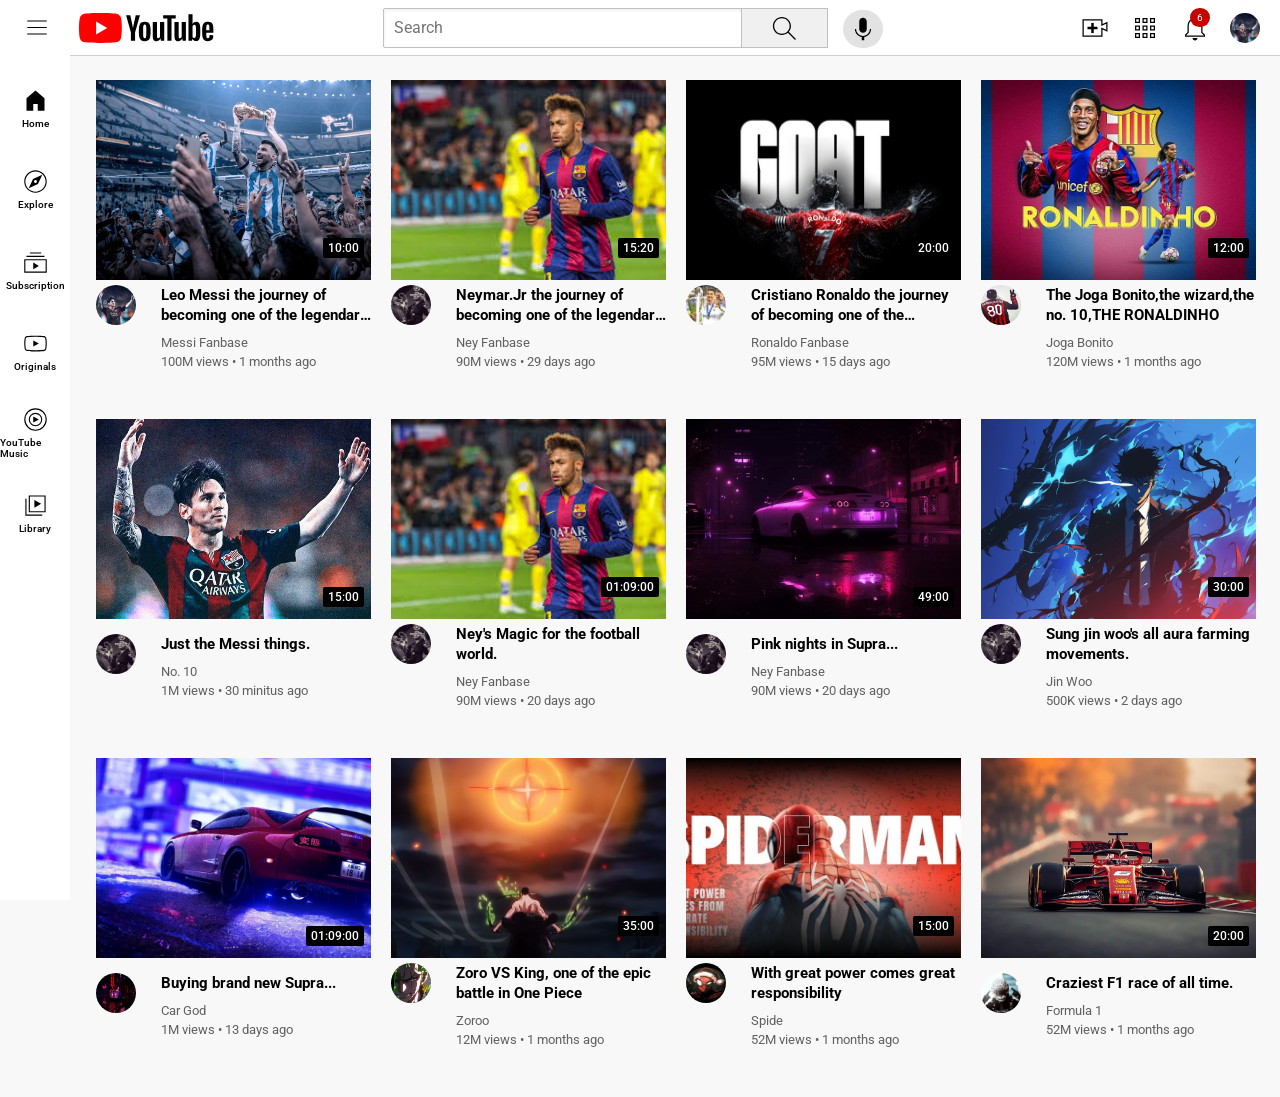
<file: index.html>
<!DOCTYPE html>
<html>
    <head>

        <link rel="preconnect" href="https://fonts.googleapis.com">
        <link rel="preconnect" href="https://fonts.gstatic.com" crossorigin>
        <link href="https://fonts.googleapis.com/css2?family=Montserrat+Alternates:ital,wght@0,400;0,500;0,700;0,800;0,900;1,800;1,900&family=Roboto:ital,wght@0,100..900;1,100..900&display=swap" rel="stylesheet">
        

        <title>Youtube Clone</title>
        
        <link rel="stylesheet" href="styles/bottom.css">
        <link rel="stylesheet" href="styles/top.css">
        <link rel="stylesheet" href="styles/general.css">
        
        
    </head>
    <body>

   <div class="top-bar">
            <div class="left-top">
                <img class="hamburger-menu" src="icon/hamburger-menu.svg">
                <img class="youtube-logo" src="icon/youtube-logo.svg">
            </div>
            <div class="middle-top">
                <input class="Search-bar" type="text" placeholder="Search">
               <div class="search-icon-top">
                    <img class="search-icon" src="icon/search.svg">
                    <div class="tooltip1">
                        Search
                    </div>
                </div>
                <div class="voice-search">
                    <img class="voice" src="icon/voice-search-icon.svg">
                    <div class="tooltip2">
                        Search with your voice
                    </div>
                </div>
  
            </div>
      <div class="right-top">
                <div class="upload-icon">
                    <img class="upload" src="icon/upload.svg">
                    <div class="tooltip3">
                        Upload
                    </div>
                </div>
                <div class="app-icon">
                    <img class="app" src="icon/ytapps.svg">
                    <div class="tooltip4">
                        YouTube Apps
                    </div>
                </div>
                <div class="notification-icon">
                    <div class="notification-container">
                        <img class="notification" src="icon/notifications.svg">
                        <div class="notificationno">
                            6
                        </div>
                        <div class="tooltip5">
                            Notification
                        </div>
                    </div>
                </div>
                <div class="top-pfp-icon">
                    <img class="top-pfp" src="pictures/messipfp.jpg">
                    <div class="tooltip6">
                        You
                    </div>
                </div>
                
            </div>
        </div>

        <div class="side-bar">
            <div class="side-bar-icon">
                <img class="Home" src="icon/home.svg">
                <div class="name">Home</div>
            </div>
            <div class="side-bar-icon">
                <img class="Explore" src="icon/explore.svg">
                <div class="name">Explore</div>
            </div>
            <div class="side-bar-icon">
                <img class="Subscription" src="icon/subscriptions.svg">
                <div class="name">Subscription</div>
            </div>
            <div class="side-bar-icon">
                <img class="Originals" src="icon/originals.svg">
                <div class="name">Originals</div>
            </div>
            <div class="side-bar-icon">
                <img class="YTmusic" src="icon/youtube-music.svg">
                <div class="name">YouTube Music</div>
            </div>
            <div class="side-bar-icon">
                <img class="Library" src="icon/library.svg">
                <div class="name">Library</div>
            </div>
        </div>
  <div class="main">
        <div class="video">

            <div class="ytthumbnail">
                <a href="https://www.youtube.com/watch?v=kqphejRKaU0">
                    <img  class="thumbnail" src="pictures/messiworldcup.jpg">
                
                </a>
                <div class="video-length">
                    10:00
          </div>
            </div>
            <div class="video-bottom">
            <div class="videopfp">
                <img class="pfp" src="pictures/messipfp.jpg">
            </div>

            <div class="video-info">
                <a class="title" href="https://www.youtube.com/watch?v=kqphejRKaU0">
                    Leo Messi the journey of becoming one of the legendary
                    three <strong>G.O.A.T</strong> from nothing.
                </a>
                <p class="creater">
                    Messi Fanbase
                </p>
                <p class="stats">
                    100M views &#8226; 1 months ago
                </p>
                </div>
            </div>
             
  </div>

        <div class="video">
            <div class="ytthumbnail">
                <a href="https://www.youtube.com/watch?v=OWOjRdmpM6I">
                    <img class="thumbnail" src="pictures/neymar.jpg">
                
                </a>
                <div class="video-length">
                    15:20
          </div>
            </div>
            <div class="video-bottom">
            <div class="videopfp">
                <img class="pfp" src="pictures/neypfp2.jpg">
            </div>

            <div class="video-info">
                <a class="title" href="https://www.youtube.com/watch?v=OWOjRdmpM6I">
               Neymar.Jr the journey of becoming one of the legendary
                three G.O.A.T from nothing. 
                </a>
            <p class="creater">
                Ney Fanbase
            </p>
            <p class="stats">
                90M views &#8226; 29 days ago
            </p>
            </div>

            </div>
            
  </div>

            <div class="video">
            <div class="ytthumbnail">
                <a href="https://www.youtube.com/watch?v=XWWM4jycABI">
                    <img class="thumbnail" src="pictures/ronaldothumbnail.jpg">
                
                </a>
                <div class="video-length">
                    20:00
          </div>
            </div>
            <div class="video-bottom">
            <div class="videopfp">
                <img class="pfp" src="pictures/ronaldopfp.jpg">
            </div>

            <div class="video-info">
                <a class="title" href="https://www.youtube.com/watch?v=XWWM4jycABI">
               Cristiano Ronaldo the journey of becoming one of the legendary
                three G.O.A.T from nothing. 
                </a>
            <p class="creater">
                Ronaldo Fanbase
            </p>
            <p class="stats">
                95M views &#8226; 15 days ago
            </p>
            </div>

            </div>
      </div>
        
            <div class="video">
            <div class="ytthumbnail">
                <a href="https://www.youtube.com/watch?v=ADi1A1dX9wA">
                    <img class="thumbnail" src="pictures/ronldinho3.jpg">
                
                </a>
                <div class="video-length">
                    12:00
          </div>
            </div>
            <div class="video-bottom">
            <div class="videopfp">
                <img class="pfp" src="pictures/ronaldinhopfp.jpg">
            </div>

            <div class="video-info">
                <a class="title" href="https://www.youtube.com/watch?v=ADi1A1dX9wA">
               The Joga Bonito,the wizard,the no. 10,<strong>THE RONALDINHO</strong> 
                </a>
            <p class="creater">
                Joga Bonito
            </p>
            <p class="stats">
                120M views &#8226; 1 months ago
            </p>
            </div>

            </div>
            </div>
      
        
            <div class="video">
            <div class="ytthumbnail">
                <a href="https://www.youtube.com/watch?v=nA8wHQvHPJU">
                    <img class="thumbnail" src="pictures/messipfp.jpg">
                
                </a>
                <div class="video-length">
                    15:00
          </div>
            </div>
            <div class="video-bottom">
            <div class="videopfp">
                <img class="pfp" src="pictures/neypfp2.jpg">
            </div>

            <div class="video-info">
                <a class="title" href="https://www.youtube.com/watch?v=nA8wHQvHPJU">
               Just the Messi things.
                </a>
            <p class="creater">
                No. 10
            </p>
            <p class="stats">
                1M views &#8226; 30 minitus ago
            </p>
            </div>

            </div>
            </div>
      
        
            <div class="video">
                <div class="ytthumbnail">
                    <a href="https://www.youtube.com/watch?v=K2csY1cMpfA">
                        <img class="thumbnail" src="pictures/neymar.jpg">
                    
                    </a>
                    <div class="video-length">
                        01:09:00
            </div>
                </div>
                <div class="video-bottom">
                <div class="videopfp">
                    <img class="pfp" src="pictures/neypfp2.jpg">
                </div>

                <div class="video-info">
                    <a class="title" href="https://www.youtube.com/watch?v=K2csY1cMpfA">
                        Ney's Magic for the football world.
                    </a>
                <p class="creater">
                    Ney Fanbase
                </p>
                <p class="stats">
                    90M views &#8226; 20 days ago
                </p>
                </div>

                </div>
            </div>
            

            <div class="video">
                <div class="ytthumbnail">
                    <a href="https://www.youtube.com/watch?v=jqSxt1sd-_c">
                        <img class="thumbnail" src="pictures/neon-night-toyota-supra-thumb.jpg">
                    
                    </a>
                    <div class="video-length">
                        49:00
            </div>
                </div>
                <div class="video-bottom">
                <div class="videopfp">
                    <img class="pfp" src="pictures/neypfp2.jpg">
                </div>

                <div class="video-info">
                    <a class="title" href="https://www.youtube.com/watch?v=jqSxt1sd-_c">
                        Pink nights in <strong>Supra...</strong>
                    </a>
                <p class="creater">
                    Ney Fanbase
                </p>
                <p class="stats">
                    90M views &#8226; 20 days ago
                </p>
                </div>

                </div>
            </div>

            <div class="video">
                <div class="ytthumbnail">
                    <a href="https://www.youtube.com/watch?v=wHh3kiBs52Q&list=RDwHh3kiBs52Q&start_radio=1">
                        <img class="thumbnail" src="pictures/wallpapersden.com_sung-jin-woo-digital-solo-leveling_1927x1080.jpg">
                    </a>
                    <div class="video-length">
                        30:00
                    </div>
                </div>
                <div class="video-bottom">
                <div class="videopfp">
                    <img class="pfp" src="pictures/neypfp2.jpg">
                </div>

                <div class="video-info">
                    <a class="title" href="https://www.youtube.com/watch?v=wHh3kiBs52Q&list=RDwHh3kiBs52Q&start_radio=1">
                        Sung jin woo's all aura farming movements.
                    </a>
                <p class="creater">
                    Jin Woo
                </p>
                <p class="stats">
                    500K views &#8226; 2 days ago
                </p>
                </div>

                </div>
            </div>

            <div class="video">
                <div class="ytthumbnail">
                    <a href="https://www.youtube.com/watch?v=vFTO4gi1iss">
                        <img class="thumbnail" src="pictures/redsupra.webp">
                    </a>
                    <div class="video-length">
                        01:09:00
            </div>
                </div>
                <div class="video-bottom">
                <div class="videopfp">
                    <img class="pfp" src="pictures/toyota-supra-neon-night-road-thumb.jpg">
                </div>

                <div class="video-info">
                    <a class="title" href="https://www.youtube.com/watch?v=vFTO4gi1iss">
                        Buying brand new Supra...
                    </a>
                <p class="creater">
                    Car God
                </p>
                <p class="stats">
                    1M views &#8226; 13 days ago
                </p>
                </div>

                </div>
            </div>


            <div class="video">
            <div class="ytthumbnail">
                <a href="https://www.youtube.com/watch?v=1Y7ZIN51RAE">
                    <img class="thumbnail" src="pictures/zorovsking.jpg">
                
                </a>
                <div class="video-length">
                    35:00
          </div>
            </div>
            <div class="video-bottom">
            <div class="videopfp">
                <img class="pfp" src="pictures/zoropfp.webp">
            </div>

            <div class="video-info">
                <a class="title" href="https://www.youtube.com/watch?v=1Y7ZIN51RAE">
               Zoro VS King, one of the epic battle in <strong>One Piece</strong>
                </a>
            <p class="creater">
                Zoroo
            </p>
            <p class="stats">
                12M views &#8226; 1 months ago
            </p>
            </div>

            </div>
            </div>

            <div class="video">
            <div class="ytthumbnail">
                <a href="https://www.youtube.com/watch?v=2OPOGUUkauc">
                    <img class="thumbnail" src="pictures/spiderman.jpg">
                
                </a>
                <div class="video-length">
                    15:00
          </div>
            </div>
            <div class="video-bottom">
            <div class="videopfp">
                <img class="pfp" src="pictures/spidermanpfp.jpg">
            </div>

            <div class="video-info">
                <a class="title" href="https://www.youtube.com/watch?v=2OPOGUUkauc">
                    <strong>With great power comes great responsibility</strong>
                </a>
            <p class="creater">
                Spide 
            </p>
            <p class="stats">
                52M views &#8226; 1 months ago
            </p>
            </div>

            </div>
            </div>


            
            <div class="video">
            <div class="ytthumbnail">
                <a href="https://www.youtube.com/watch?v=MTe12fH2xtQ">
                    <img class="thumbnail" src="pictures/f1.webp">
                
                </a>
                <div class="video-length">
                    20:00
          </div>
            </div>
            <div class="video-bottom">
            <div class="videopfp">
                <img class="pfp" src="pictures/f1pfp.jpg">
            </div>

            <div class="video-info">
                <a class="title" href="https://www.youtube.com/watch?v=MTe12fH2xtQ">
                    Craziest F1 race of all time.
                </a>
            <p class="creater">
                Formula 1
            </p>
            <p class="stats">
                52M views &#8226; 1 months ago
            </p>
            </div>

            </div>
            </div>


        </div>
    </body>
</html>
</file>
<file: styles/bottom.css>
.main{
                display:grid;
                grid-template-columns:1fr 1fr 1fr;
                column-gap: 20px;
            }

            @media (max-width: 750px){
                .main{
                    grid-template-columns: 1fr 1fr;
                }
            }

            @media (min-width: 751px) and (max-width:999px){
                .main{
                    grid-template-columns: 1fr 1fr 1fr;
                }
            }

            @media (min-width: 1000px){
                .main{
                    grid-template-columns: 1fr 1fr 1fr 1fr;
                }
            }

            .title{
                font-weight:700;
                line-height: 20px;
                font-size:15px;
                margin-top:0;
                margin-bottom:10px;
                display: -webkit-box;
                -webkit-line-clamp: 2;
                -webkit-box-orient: vertical;
                overflow: hidden;
            }

            .creater{
                margin-bottom:4px;
            }
            .creater,.stats{
                font-size: 13px;
                font-weight: 400;
                color:rgb(96,96,96);
                margin-top: 0;
            }

            

            .video{
                width:100%;
                display:grid;
                grid-template-columns: 1fr;
                margin-bottom: 50px;
            }

                
            .thumbnail{
                width:100%;
                height:200px;
                object-fit: cover;
                
                display: block;
            }
            .pfp{
                width: 40px;
                border-radius: 30px;
                height: 40px;
            }
            
            .videopfp{
                display:inline-block;
                vertical-align: top;
                margin-top: 0;
                margin-right: 10px;
                width: 36px;

            }

            .video-info{
                display:inline-block;
                margin-top: 0;
                vertical-align: top;
            }

            .video-bottom{
                display:grid;
                grid-template-columns:50px 1fr;
                column-gap: 15px;
                align-items: start;
                
            }

            .ytthumbnail{
                position:relative;
                margin-bottom: 5px;
            }

            .video-length{
                position:absolute;
                background-color: black;
                color:white;
                bottom:22px;
                right:7px;
                padding-left:5px;
                padding-right:5px;
                padding-top:3px;
                padding-bottom:3px;
                font-family:roboto,arial;
                font-size:12px;
                font-weight: 500;
                border-radius:2px;
            }
</file>
<file: styles/top.css>
p{
      margin-top: 0;
      margin-bottom: 0;
     }
     
     a{
      text-decoration: none;
      color:black;
      font-size:15px;
      font-family: roboto;
     }
     
     body{
            margin:0;
            padding-top: 80px;
            padding-left: 96px;
            padding-right: 24px;
            background-color: rgb(248,248,248);
      }

      .top-bar{
            display:flex;
            flex-direction: row;
            height: 55px;
            justify-content: space-between;
            margin-bottom: 50px;
            position:fixed;
            background-color: white;
            right:0;
            left:0;
            top:0;
            border-bottom:1px solid rgb(211, 208, 208);
            z-index:100;
      }

      .left-top{
            width: 150px;
            display:flex;
            align-items: center;
            
      }

      .hamburger-menu{
            height:26px;
            margin-left: 24px; 
            margin-right: 24px; 
      }

      .youtube-logo{
            height:30px; 
            margin-left: 5px;

      }

      .middle-top{
            flex:1;
            display:flex;
            max-width: 500px;
            align-items: center;
            margin-left: 70px;
            margin-right: 35px;
      }

      .search-icon{
            
            height:31px;
            width:55px;
            border:1px solid rgb(192, 192, 192);
            padding-bottom: 3px;
            padding-top: 4px;
            padding-left:15px;
            padding-right:15px;
            background-color: rgb(240, 240, 240);
            margin-left: -1px;
            position:relative;
            margin-top: 5px;
      }

      .Search-bar{
            flex:1;
            height: 36px;
            padding-left: 10px;
            font-size: 16px;
            border:1px solid rgb(192,192,192); 
            border-radius:2px;
            box-shadow: inset 1px 2px 3px rgba(0,0,0,0.05);
            width:0;
      }

      .Search-bar::placeholder{
            font-family: roboto,airal;
            font-size: 16px;
       }

   
       .search-icon-top,.voice-search,.upload-icon,.app-icon,
       .notification-icon,.top-pfp-icon{
            position:relative;
       }

      .tooltip1{
            position:absolute;
            background-color: gray;
            color:white;
            padding-top: 4px;
            padding-bottom: 4px;
            padding-left: 8px;
            padding-right: 8px;
            border-radius:2px;
            font-size:12px;
            bottom:-25px;
            left:20px;
            opacity: 0;
            transition: opacity 0.15s;
            pointer-events: none;
      }

      

      .tooltip2{
            position:absolute;
            background-color: gray;
            color:white;
            padding-top: 4px;
            padding-bottom: 4px;
            padding-left: 8px;
            padding-right: 8px;
            border-radius:2px;
            font-size:12px;
            bottom:-25px;
            left:5px;
            opacity: 0;
            transition: opacity 0.15s;
            pointer-events: none;
            white-space: nowrap;
      }

      .tooltip3{
            position:absolute;
            background-color: gray;
            color:white;
            padding-top: 4px;
            padding-bottom: 4px;
            padding-left: 8px;
            padding-right: 8px;
            border-radius:2px;
            font-size:12px;
            bottom:-25px;
            left:-9px;
            opacity: 0;
            transition: opacity 0.15s;
            pointer-events: none;
      }

      .tooltip4{
            position:absolute;
            background-color: gray;
            color:white;
            padding-top: 4px;
            padding-bottom: 4px;
            padding-left: 8px;
            padding-right: 8px;
            border-radius:2px;
            font-size:12px;
            bottom:-25px;
            left:-9px;
            opacity: 0;
            transition: opacity 0.15s;
            pointer-events: none;
            white-space: nowrap;
      }

      .tooltip5{
            position:absolute;
            background-color: gray;
            color:white;
            padding-top: 4px;
            padding-bottom: 4px;
            padding-left: 8px;
            padding-right: 8px;
            border-radius:2px;
            font-size:12px;
            bottom:-25px;
            left:-15px;
            opacity: 0;
            transition: opacity 0.15s;
            pointer-events: none;
      }

      .tooltip6{
            position:absolute;
            background-color: gray;
            color:white;
            padding-top: 4px;
            padding-bottom: 4px;
            padding-left: 8px;
            padding-right: 8px;
            border-radius:2px;
            font-size:12px;
            bottom:-25px;
            left:0px;
            opacity: 0;
            transition: opacity 0.15s;
            pointer-events: none;
      }



      .search-icon-top:hover .tooltip1,
      .voice-search:hover .tooltip2,
      .upload-icon:hover .tooltip3,
      .app-icon:hover .tooltip4,
      .notification-icon:hover .tooltip5,
      .top-pfp-icon:hover .tooltip6{
            opacity:1;
      }


      .voice{
            height: 30px;
            border:none;
            margin-left: 15px;
            background-color: rgb(227, 226, 226);
            padding-bottom: 4px;
            padding-top: 4px;
            padding-left:5px;
            padding-right:5px;
            border-radius: 30px;
            margin-top: 6px;
      }



      .right-top{
            width: 180px;
            margin-right: 20px;
            display:flex;
            align-items: center;
            justify-content: space-between;
            flex-shrink: 0;

      }

      .notification-container{
            position:relative;
      }
       .notificationno{
            position:absolute;
            background-color: rgb(200, 0, 0);
            color:white;
            font-family: roboto,airal;
            top:0;
            right:0;
            padding-left:7px;
            padding-right:7px;
            padding-top:4px;
            padding-bottom:4px;
            border-radius: 20px;
            font-size:10px;
       }

      .upload,.notification,.app,.top-pfp{
            width:30px;
            margin-top: 5px;
      }

    

      .top-pfp{
            border-radius: 15px;
      }

      .side-bar{
            position:fixed; 
            background-color: white;
            width:70px;
            top:55px;
            left:0;
            bottom:0;
            padding-top: 15px;
            z-index:200;
      }

      .side-bar-icon{
            height:76px;
            display:flex;
            justify-content: center;
            align-items: center;
            flex-direction: column;
            margin-bottom: 5px;
            cursor: pointer;
      }

      .side-bar-icon:hover{
            background-color: rgb(235,235,235);
      }

      
      .side-bar img{
            height:27px;
            margin-bottom: 4px;
      }

      .side-bar div{
            font-family: roboto,arial;
            font-size: 10px;
            font-weight: 500;
      }
</file>
<file: styles/general.css>
p{
                font-family:roboto;
                margin:0;
            }
</file>
